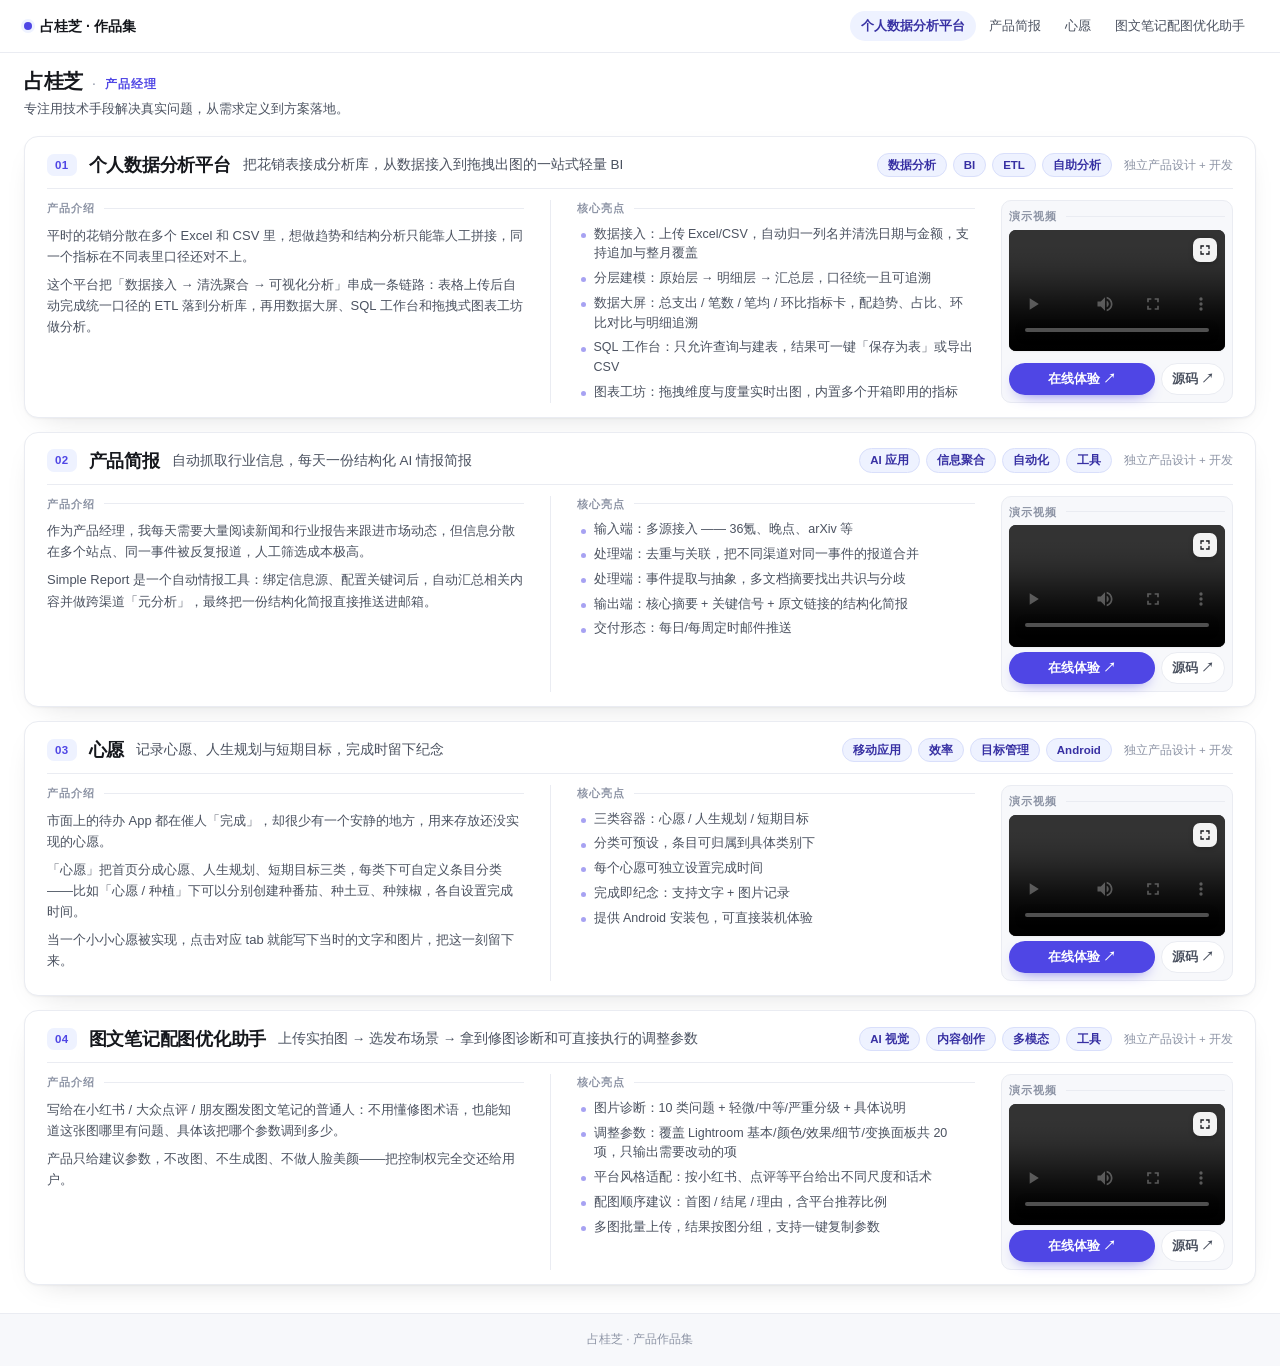
<file: index.html>
<!DOCTYPE html>
<html lang="zh-CN">
<head>
<meta charset="UTF-8">
<meta name="viewport" content="width=device-width, initial-scale=1.0">
<title>产品作品集</title>
<meta name="description" content="占桂芝的产品作品集 —— 产品介绍、演示视频与体验入口">
<meta property="og:type" content="website">
<meta property="og:title" content="占桂芝 · 产品作品集">
<meta property="og:description" content="专注用技术手段解决真实问题，从需求定义到方案落地。">
<link rel="stylesheet" href="assets/css/style.css">
</head>
<body>

<!-- ============ 顶部导航 ============ -->
<header class="topbar">
  <div class="wrap topbar-inner">
    <a class="brand" href="#top"><span class="brand-dot"></span><span id="brandName">作品集</span></a>
    <nav class="nav" id="nav"></nav>
  </div>
</header>

<!-- ============ 个人简介（压缩成一条） ============ -->
<section class="hero" id="top">
  <div class="wrap">
    <div class="hero-line">
      <h1 class="hero-name" id="heroName"></h1>
      <span class="hero-title-sep" id="heroTitleSep" hidden>·</span>
      <span class="hero-kicker" id="heroTitle"></span>
      <span class="hero-meta" id="heroMeta"></span>
    </div>
    <p class="hero-bio" id="heroBio"></p>
    <p class="hero-hint" id="heroHint"></p>
  </div>
</section>

<!-- ============ 产品列表 ============ -->
<main class="wrap products" id="products"></main>

<footer class="footer">
  <div class="wrap">
    <p id="footerText"></p>
  </div>
</footer>

<!-- 数据与渲染 -->
<script src="data/products.js"></script>
<script src="assets/js/render.js"></script>
</body>
</html>
</file>
<file: assets/css/style.css>
/* ============================================================
   产品作品集 —— 样式
   布局：每个产品一行，行内三列并排（产品介绍 / 核心亮点 / 视频+入口）
   主色调整：改 --accent 即可换主题色
   整页疏密：改 --video-w（视频列宽）最有效
   ============================================================ */

:root {
  --accent: #4f46e5;
  --accent-soft: #eef2ff;
  --accent-dark: #3730a3;
  --accent-line: #d9dffb;

  --ink: #15171c;
  --ink-2: #4b5260;
  --ink-3: #8d94a5;
  --line: #eaecf2;
  --bg: #fff;
  --bg-2: #f7f8fb;

  --radius: 14px;
  --radius-sm: 10px;
  --shadow: 0 1px 2px rgba(16,18,24,.04), 0 10px 30px -18px rgba(16,18,24,.22);
  --shadow-sm: 0 1px 2px rgba(16,18,24,.05);

  --maxw: 1320px;
  --video-w: 232px;        /* 视频列宽：这一项直接决定整页高度，调小=整页更矮 */
}

* { box-sizing: border-box; }

html { scroll-behavior: smooth; scroll-padding-top: 70px; }

body {
  margin: 0;
  background: var(--bg);
  color: var(--ink);
  font-family: -apple-system, BlinkMacSystemFont, "PingFang SC", "Hiragino Sans GB",
               "Microsoft YaHei", "Segoe UI", Roboto, "Helvetica Neue", Arial, sans-serif;
  font-size: 14px;
  line-height: 1.6;
  -webkit-font-smoothing: antialiased;
  text-rendering: optimizeLegibility;
}

.wrap { max-width: var(--maxw); margin: 0 auto; padding: 0 24px; }
a { color: inherit; }

/* ---------------- 顶部导航 ---------------- */
.topbar {
  position: sticky; top: 0; z-index: 50;
  background: rgba(255,255,255,.88);
  backdrop-filter: saturate(180%) blur(14px);
  border-bottom: 1px solid var(--line);
}
.topbar-inner { display: flex; align-items: center; gap: 16px; height: 52px; }
.brand {
  display: flex; align-items: center; gap: 8px;
  font-weight: 700; font-size: 14px; text-decoration: none; flex: none;
}
.brand-dot {
  width: 8px; height: 8px; border-radius: 50%;
  background: var(--accent); box-shadow: 0 0 0 3px var(--accent-soft);
}
.nav { display: flex; gap: 2px; overflow-x: auto; margin-left: auto; scrollbar-width: none; }
.nav::-webkit-scrollbar { display: none; }
.nav a {
  flex: none; text-decoration: none; font-size: 12.5px; color: var(--ink-2);
  padding: 5px 11px; border-radius: 999px; white-space: nowrap;
  transition: background .18s, color .18s;
}
.nav a:hover { background: var(--bg-2); color: var(--ink); }
.nav a.active { background: var(--accent-soft); color: var(--accent-dark); font-weight: 600; }

/* ---------------- 个人简介 ---------------- */
.hero { padding: 12px 0 2px; }
.hero-line { display: flex; align-items: baseline; flex-wrap: wrap; gap: 5px; }
.hero-name {
  margin: 0; display: inline; font-size: 20px; font-weight: 800;
  letter-spacing: -.015em;
}
.hero-title-sep { color: var(--ink-3); margin: 0 4px; }
.hero-kicker {
  margin: 0; font-size: 11.5px; font-weight: 700; letter-spacing: .1em;
  text-transform: uppercase; color: var(--accent); display: inline;
}
.hero-meta { display: inline-flex; flex-wrap: wrap; gap: 6px; margin-left: 10px; }
.hero-meta a, .hero-meta span {
  font-size: 12px; text-decoration: none; color: var(--ink-2);
  border: 1px solid var(--line); border-radius: 999px; padding: 1px 10px; background: #fff;
  transition: border-color .18s, color .18s;
}
.hero-meta a:hover { border-color: var(--accent); color: var(--accent); }
.hero-bio {
  margin: 2px 0 0; font-size: 13px; color: var(--ink-2);
  max-width: 100%; overflow: hidden; text-overflow: ellipsis; white-space: nowrap;
}
.hero-hint {
  margin: 10px 0 0; font-size: 12px; color: var(--ink-3);
  padding: 7px 11px; background: var(--bg-2); border-radius: var(--radius-sm);
  border-left: 3px solid var(--accent);
}
.hero-hint code { font-size: 11.5px; background: #fff; padding: 0 5px; border-radius: 4px; border: 1px solid var(--line); }

/* ---------------- 产品行 ---------------- */
.products { padding-bottom: 28px; }

.card {
  border: 1px solid var(--line);
  border-radius: var(--radius);
  background: #fff;
  padding: 14px 22px;
  margin-top: 14px;
  box-shadow: var(--shadow);
  transition: border-color .2s, box-shadow .2s;
}
.card:hover { border-color: var(--accent-line); }

/* --- 行首：编号 · 名称 · 一句话 · 标签 · 角色 --- */
.row-head {
  display: flex; align-items: center; gap: 12px; flex-wrap: wrap;
  padding-bottom: 9px; border-bottom: 1px solid var(--line); margin-bottom: 11px;
}
.card-index {
  font-size: 11.5px; font-weight: 700; color: var(--accent);
  background: var(--accent-soft); border-radius: 7px; padding: 2px 8px;
  flex: none; letter-spacing: .04em;
}
.card h2 {
  margin: 0; font-size: 17.5px; font-weight: 750;
  letter-spacing: -.015em; flex: none;
}
.card-tagline {
  margin: 0; font-size: 13.5px; color: var(--ink-2);
  overflow: hidden; text-overflow: ellipsis; white-space: nowrap;
  flex: 1 1 auto; min-width: 0;
}
/* 右上角重点词：保持醒目，一眼可见 */
.tags { display: flex; flex-wrap: wrap; gap: 6px; flex: none; }
.tag {
  font-size: 11.5px; font-weight: 600; color: var(--accent-dark);
  background: var(--accent-soft); border: 1px solid var(--accent-line);
  padding: 2px 10px; border-radius: 999px; white-space: nowrap;
}
.card-role {
  margin: 0; font-size: 11.5px; color: var(--ink-3);
  flex: none; white-space: nowrap;
}

/* --- 行主体：三列等高分栏 --- */
.row-body {
  display: grid;
  grid-template-columns: minmax(0, 1.12fr) minmax(0, 1fr) var(--video-w);
  gap: 26px;
  align-items: stretch;
}

.col { min-width: 0; }
.col-title {
  display: flex; align-items: center; gap: 9px;
  font-size: 10.5px; font-weight: 700; letter-spacing: .1em;
  color: var(--ink-3); text-transform: uppercase; margin: 0 0 8px;
}
.col-title::after { content: ""; flex: 1; height: 1px; background: var(--line); }

/* 列之间的视觉分隔，缓解「满」的感觉 */
.col-points { border-left: 1px solid var(--line); padding-left: 26px; }

.intro p {
  margin: 0 0 7px; font-size: 13px; color: var(--ink-2); line-height: 1.62;
}
.intro p:last-child { margin-bottom: 0; }

.highlights { list-style: none; margin: 0; padding: 0; display: grid; gap: 5px; }
.highlights li {
  position: relative; padding-left: 17px;
  font-size: 12.5px; color: var(--ink-2); line-height: 1.58;
}
.highlights li::before {
  content: ""; position: absolute; left: 4px; top: .66em;
  width: 5px; height: 5px; border-radius: 50%;
  background: var(--accent); opacity: .5;
}

/* --- 第三列：视频 + 入口（做成独立面板，视觉上更清楚） --- */
.col-media {
  display: flex; flex-direction: column; gap: 5px;
  padding: 7px; border-radius: var(--radius-sm);
  background: var(--bg-2); border: 1px solid var(--line);
}
/* 标题紧贴视频：全局 .col-title 有 8px 下边距，这里加上 flex gap 会变成 15px，太远 */
.col-media .col-title { margin-bottom: 0; }
.col-media .entry { margin-top: auto; }

.video-frame {
  position: relative; width: 100%; aspect-ratio: 16 / 9;
  background: #0e1015; border-radius: 7px; overflow: hidden;
  box-shadow: var(--shadow-sm);
}
.video-frame video, .video-frame iframe {
  position: absolute; inset: 0; width: 100%; height: 100%; border: 0; display: block;
}
.video-placeholder {
  display: flex; flex-direction: column; align-items: center; justify-content: center;
  gap: 5px; text-align: center; padding: 10px; aspect-ratio: 16 / 9;
  background: repeating-linear-gradient(45deg, #fff 0 10px, var(--bg-2) 10px 20px);
  border: 1.5px dashed var(--line); border-radius: 7px;
}
.video-placeholder .vp-icon { font-size: 20px; opacity: .4; }
.video-placeholder .vp-title { font-size: 12px; font-weight: 600; color: var(--ink-2); }
.video-placeholder .vp-sub { font-size: 10.5px; color: var(--ink-3); font-family: ui-monospace, Menlo, monospace; }

.entry { display: flex; flex-direction: row; gap: 6px; min-width: 0; }
.btn {
  display: inline-flex; align-items: center; justify-content: center; gap: 6px;
  flex: 1 1 auto; min-width: 0;
  background: var(--accent); color: #fff; text-decoration: none;
  font-size: 12.5px; font-weight: 600; padding: 5px 14px; border-radius: 999px;
  transition: background .18s, transform .18s;
  box-shadow: 0 6px 16px -9px var(--accent);
}
.btn:hover { background: var(--accent-dark); transform: translateY(-1px); }
.btn.is-empty {
  background: #fff; color: var(--ink-3); box-shadow: none;
  border: 1.5px dashed var(--line); cursor: not-allowed; font-weight: 500;
}
.btn.is-empty:hover { background: #fff; transform: none; }

/* 源码入口：与「在线体验」并排的次要按钮。
   不压在视频画面上 —— 视频只有 180px 宽，浮层标签会挡住内容。 */
.repo-link {
  flex: 0 0 auto;
  display: inline-flex; align-items: center; justify-content: center;
  font-size: 12.5px; font-weight: 600; text-decoration: none; white-space: nowrap;
  color: var(--ink-2); background: #fff;
  border: 1px solid var(--line); border-radius: 999px;
  padding: 5px 10px;
  transition: border-color .18s, color .18s;
}
.repo-link:hover { border-color: var(--accent); color: var(--accent); }

/* 放大按钮：视频仅 ~180px 宽，Chrome 会收掉原生控制条里的全屏按钮，须自己补一个。
   白底深色图标 —— 深色圆点压在深色画面上根本看不见；24px 放右上角，尽量少占画面。
   图标用内联 SVG，不依赖字体；进全屏后换成「收拢」图标并继续可点，用于退出。 */
.fs-btn {
  position: absolute; top: 8px; right: 8px; z-index: 3;
  width: 24px; height: 24px; padding: 0; cursor: pointer;
  border: 0; border-radius: 7px;
  background-color: rgba(255,255,255,.94);
  background-image: url("data:image/svg+xml,%3Csvg xmlns='http://www.w3.org/2000/svg' viewBox='0 0 24 24' fill='none' stroke='%2316181d' stroke-width='2.6' stroke-linecap='round'%3E%3Cpath d='M4 9V4h5M20 15v5h-5M15 4h5v5M9 20H4v-5'/%3E%3C/svg%3E");
  background-repeat: no-repeat; background-position: center; background-size: 12px 12px;
  box-shadow: 0 1px 5px rgba(0, 0, 0, .28);
  transition: background-color .18s, transform .18s;
}
.fs-btn:hover { background-color: var(--accent); transform: scale(1.08); }
.fs-btn:hover, .video-frame:fullscreen .fs-btn {
  background-image: url("data:image/svg+xml,%3Csvg xmlns='http://www.w3.org/2000/svg' viewBox='0 0 24 24' fill='none' stroke='%23ffffff' stroke-width='2.6' stroke-linecap='round'%3E%3Cpath d='M4 9V4h5M20 15v5h-5M15 4h5v5M9 20H4v-5'/%3E%3C/svg%3E");
}

/* 全屏：铺满屏幕，按钮留在右上角换成「收拢」图标，点一下就退出 */
.video-frame:fullscreen { aspect-ratio: auto; border-radius: 0; background: #000; }
.video-frame:fullscreen .fs-btn {
  top: 16px; right: 16px;
  background-color: rgba(255,255,255,.94);
  background-image: url("data:image/svg+xml,%3Csvg xmlns='http://www.w3.org/2000/svg' viewBox='0 0 24 24' fill='none' stroke='%2316181d' stroke-width='2.6' stroke-linecap='round'%3E%3Cpath d='M9 4v5H4M15 20v-5h5M20 9h-5V4M4 15h5v5'/%3E%3C/svg%3E");
}
.video-frame:fullscreen .fs-btn:hover { background-color: var(--accent); }

/* ---------------- 页脚 ---------------- */
.footer { border-top: 1px solid var(--line); background: var(--bg-2); padding: 16px 0; }
.footer p { margin: 0; font-size: 12px; color: var(--ink-3); text-align: center; }

/* ---------------- 响应式 ---------------- */
/* 中屏：文字列收窄，去掉分隔线压力 */
@media (max-width: 1120px) {
  :root { --video-w: 206px; }
  .row-body { gap: 20px; }
  .col-points { padding-left: 20px; }
}

/* 窄屏：视频面板整行放下面 */
@media (max-width: 880px) {
  .row-body { grid-template-columns: minmax(0, 1fr) minmax(0, 1fr); }
  .col-media { grid-column: 1 / -1; }
  .col-media .entry { margin-top: 0; }
  .col-media { flex-direction: row; align-items: center; gap: 14px; }
  .video-frame, .video-placeholder { flex: 0 0 260px; }
  .col-media .entry { flex: 1; }
}

/* 手机：单列堆叠 */
@media (max-width: 620px) {
  .wrap { padding: 0 16px; }
  .hero { padding: 14px 0 2px; }
  .hero-name { font-size: 19px; }
  .hero-bio { white-space: normal; }
  .card { padding: 14px 16px 16px; margin-top: 12px; }
  .row-body { grid-template-columns: minmax(0, 1fr); gap: 16px; }
  .col-points { border-left: 0; padding-left: 0; border-top: 1px solid var(--line); padding-top: 14px; }
  .card-tagline { white-space: normal; flex-basis: 100%; order: 5; }
  .card h2 { font-size: 16.5px; }
  .col-media { flex-direction: column; align-items: stretch; }
  .video-frame, .video-placeholder { flex: none; }
  .btn { width: 100%; }
}
</file>
